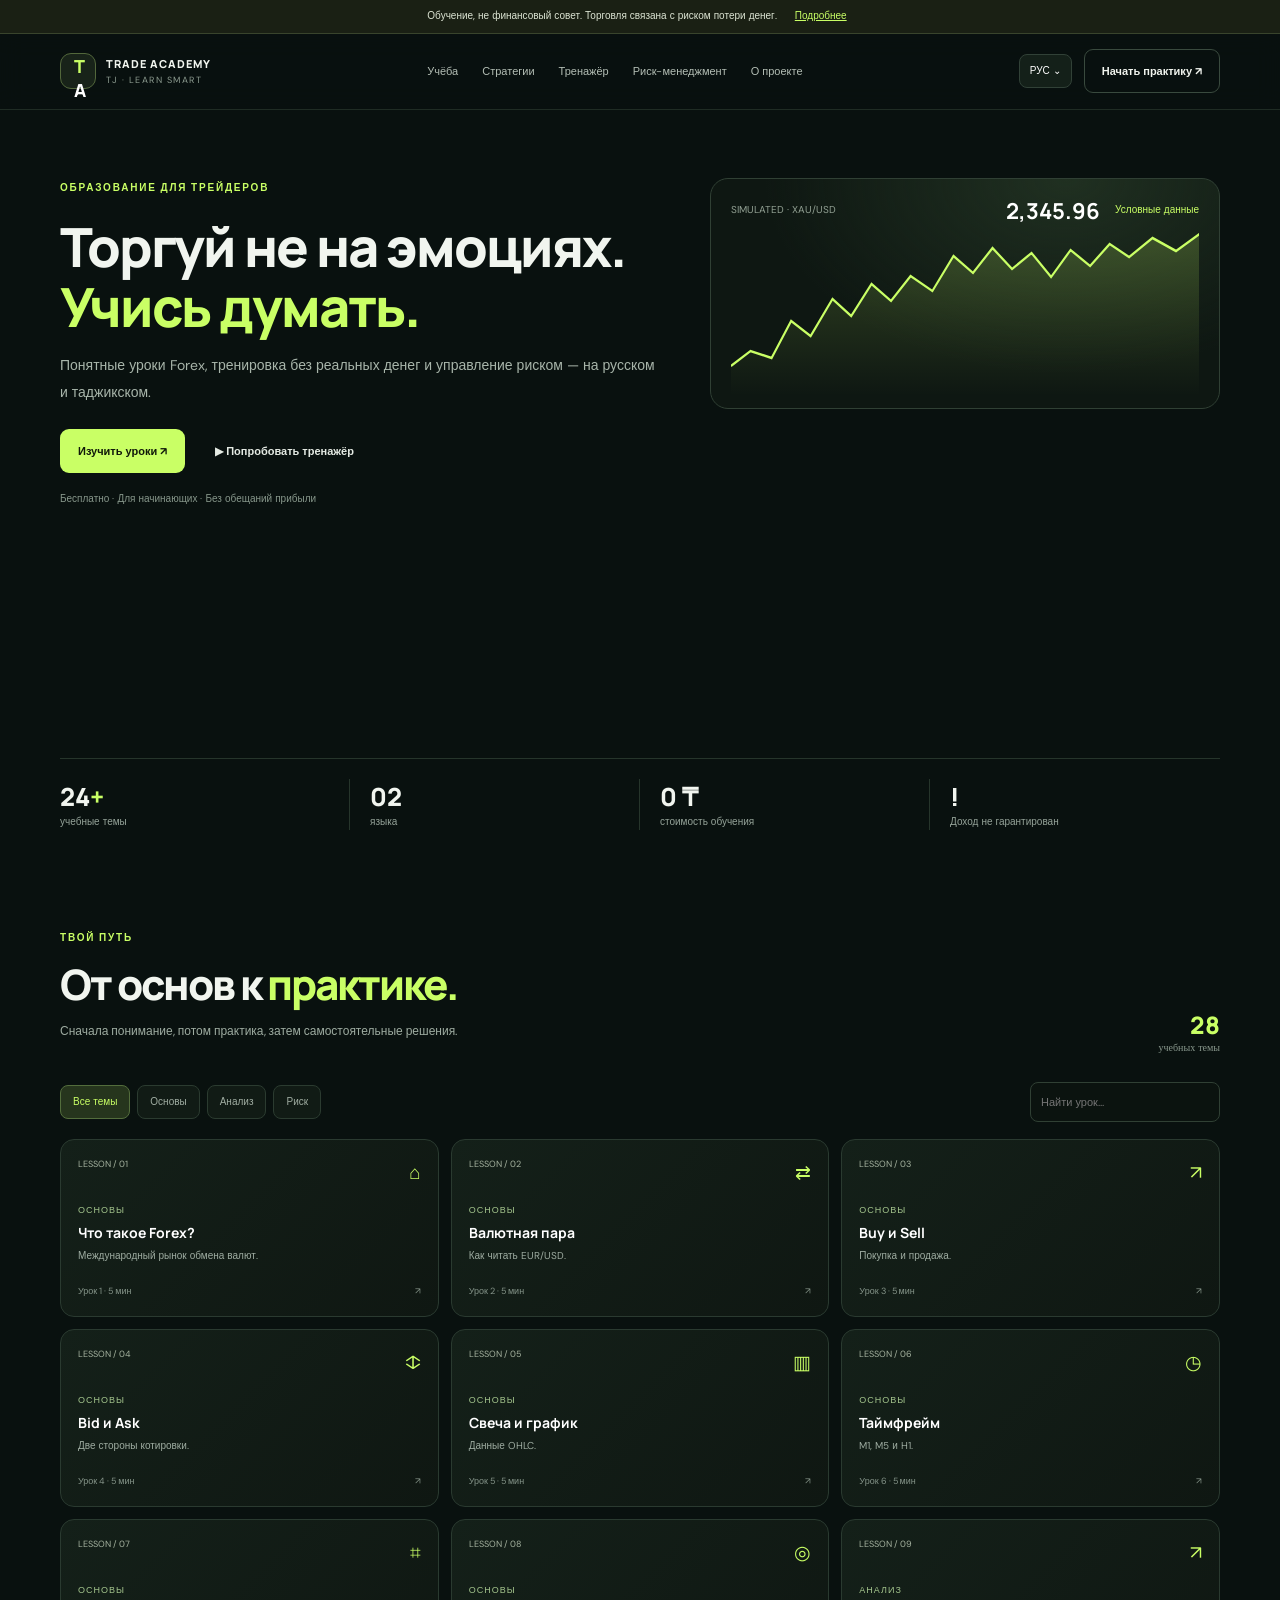
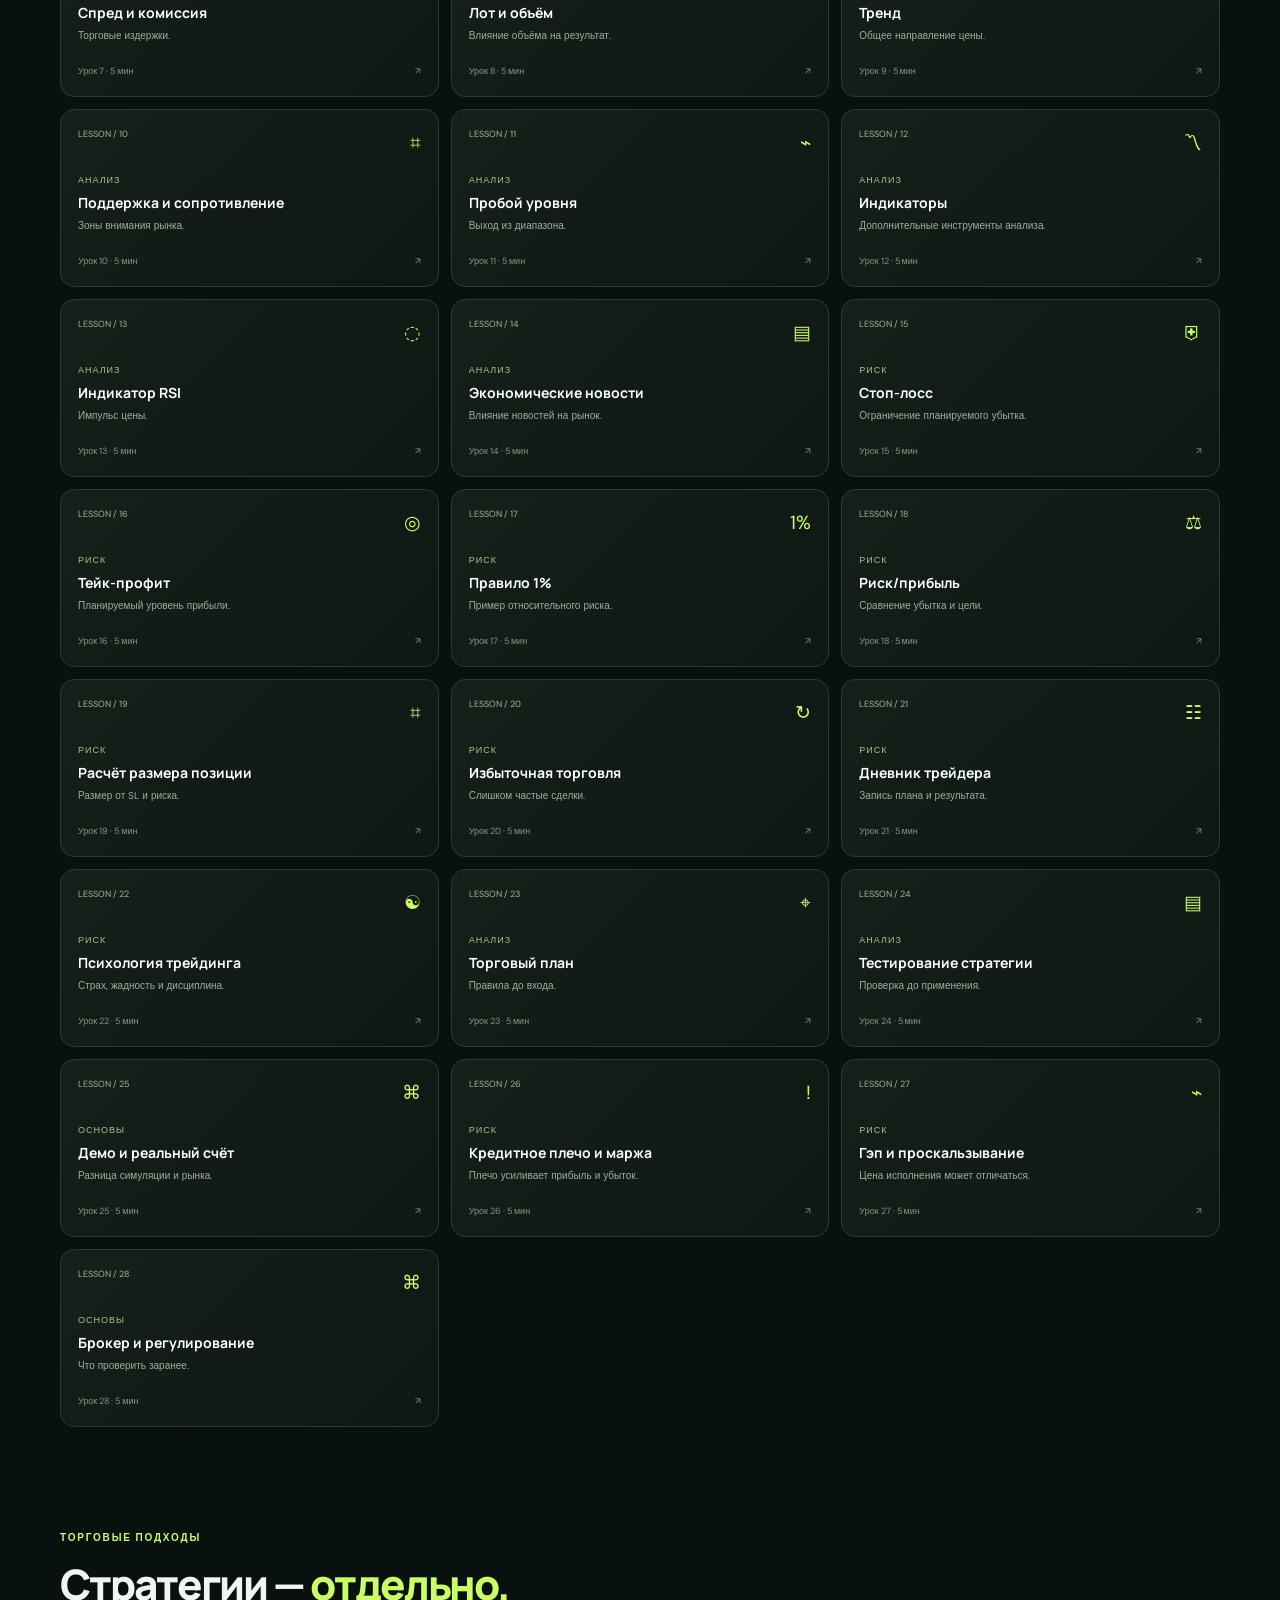
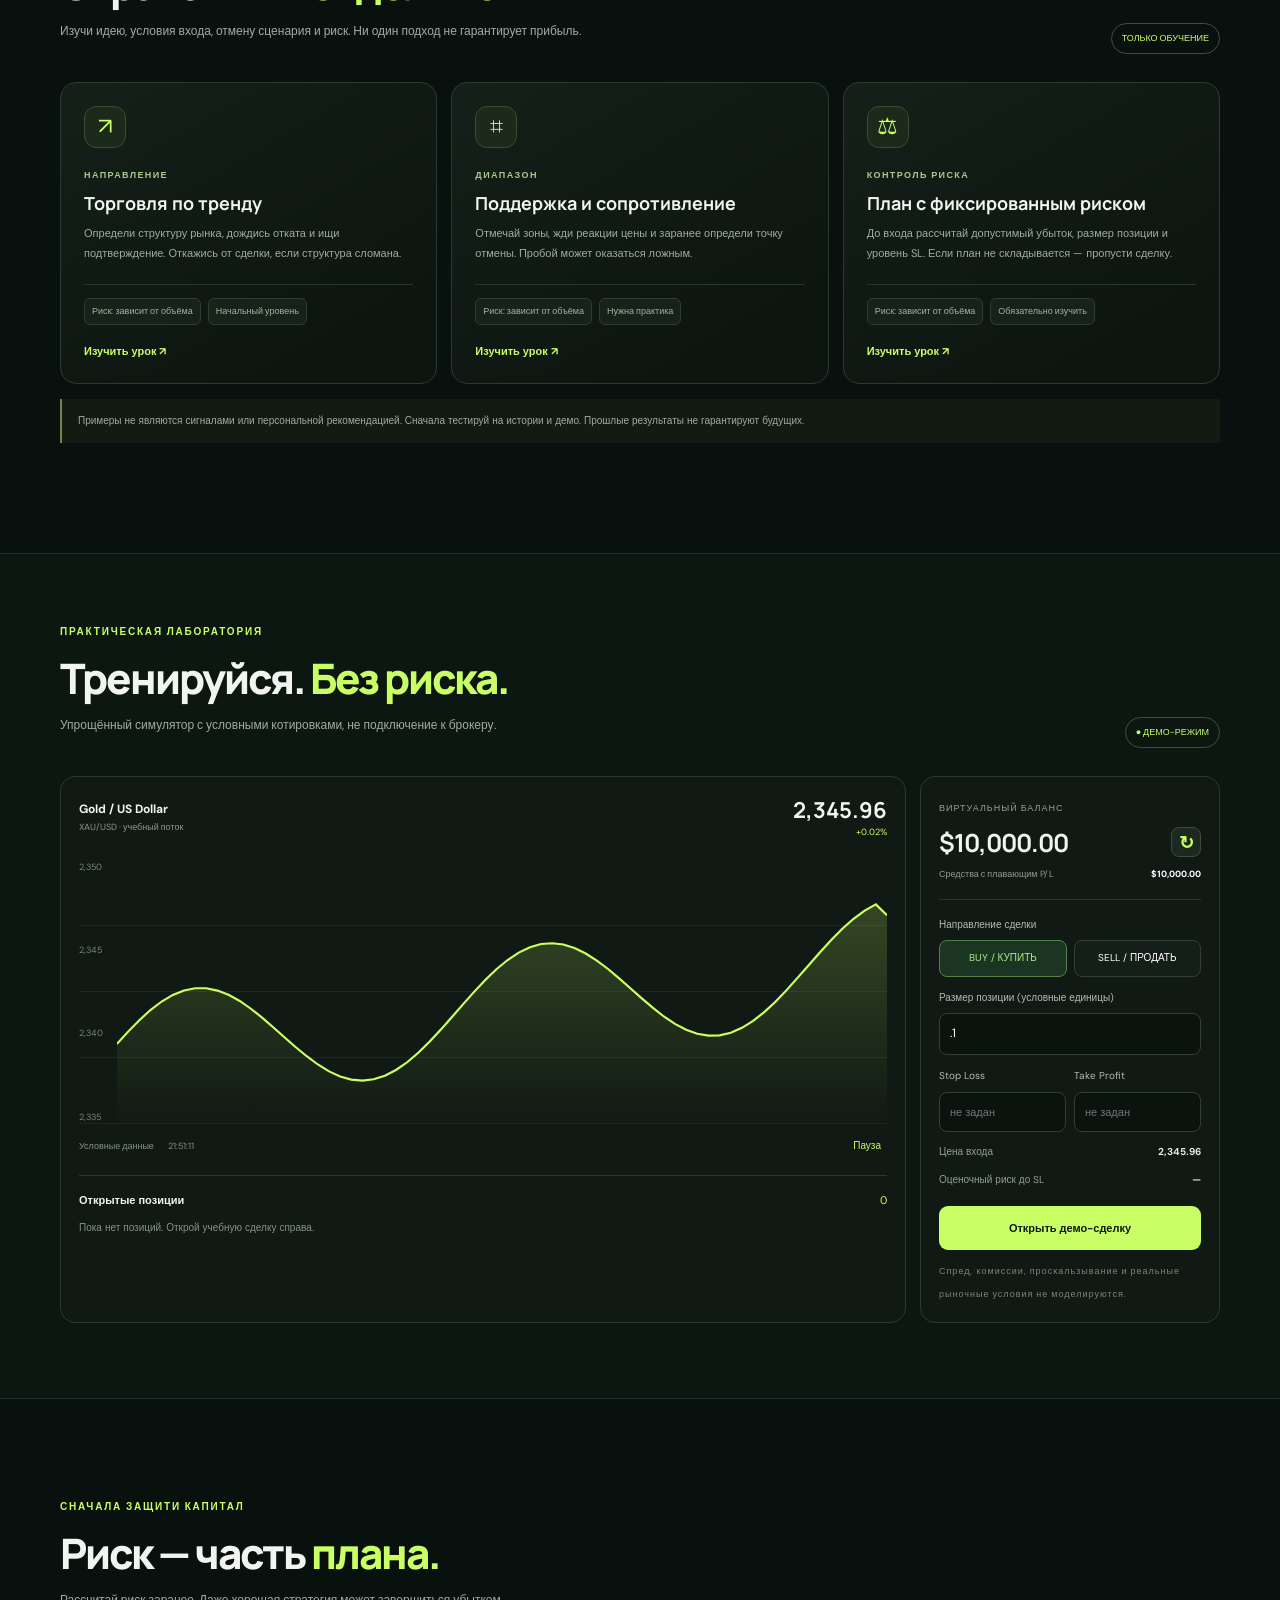
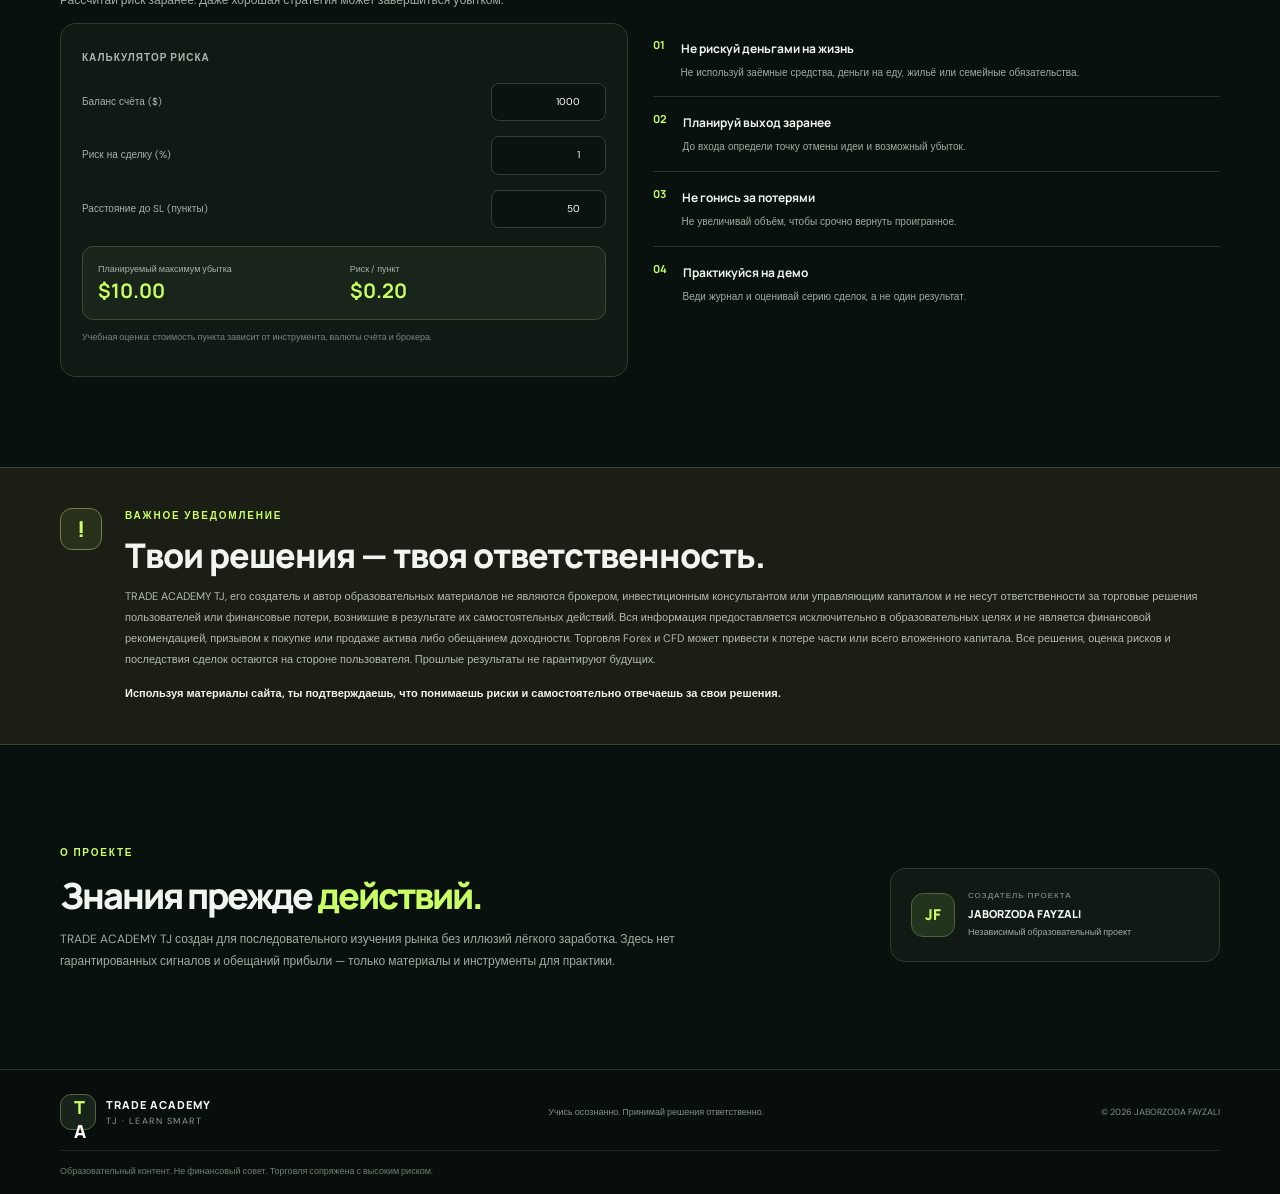
<file: index.html>
<!doctype html><html lang="ru"><head><meta charset="utf-8"><meta name="viewport" content="width=device-width,initial-scale=1"><meta name="theme-color" content="#09110f"><meta name="description" content="Бесплатные учебные материалы Forex на русском и таджикском."><title>TRADE ACADEMY TJ</title><link rel="preconnect" href="https://fonts.googleapis.com"><link href="https://fonts.googleapis.com/css2?family=DM+Sans:wght@400;500;700&family=Manrope:wght@500;700;800&display=swap" rel="stylesheet"><link rel="stylesheet" href="style.css"></head><body><div class="riskbar"><span data-t="riskTop">Обучение, не финансовый совет. Торговля связана с риском потери денег.</span><button id="riskInfo" data-t="details">Подробнее</button></div><header><a class="brand" href="#home"><span class="logo">T<span>A</span></span><span><b>TRADE ACADEMY</b><small>TJ · LEARN SMART</small></span></a><nav><a href="#academy" data-t="navLessons">Учёба</a><a href="#strategies" data-t="navStrategies">Стратегии</a><a href="#terminal" data-t="navPractice">Терминал</a><a href="#risk" data-t="navRisk">Риск-менеджмент</a><a href="#about" data-t="navAbout">О проекте</a></nav><div class="headright"><button id="language">РУС ⌄</button><a class="btn outline" href="#terminal" data-t="practice">Начать практику ↗</a><button id="menu">☰</button></div></header><main><section class="hero wrap" id="home"><div class="eyebrow" data-t="eyebrow">ОБРАЗОВАНИЕ ДЛЯ ТРЕЙДЕРОВ</div><h1 data-t-html="hero">Торгуй не на эмоциях.<br><em>Учись думать.</em></h1><p class="lead" data-t="lead">Понятные уроки Forex, тренировка без реальных денег и управление риском — на русском и таджикском.</p><div class="actions"><a class="btn primary" href="#academy" data-t="lessonsBtn">Изучить уроки ↗</a><a class="btn ghost" href="#terminal" data-t="demoBtn">▶ Попробовать тренажёр</a></div><p class="subnote" data-t="heroNote">Бесплатно · Для начинающих · Без обещаний прибыли</p><div class="chartbox"><div class="chartmeta"><span>SIMULATED · XAU/USD</span><strong id="heroPrice">2,345.60</strong><i data-t="fakeData">Условные данные</i></div><svg viewBox="0 0 600 170" preserveAspectRatio="none" aria-label="Учебный график"><defs><linearGradient id="fade" x1="0" x2="0" y1="0" y2="1"><stop offset="0" stop-color="#c9ff65" stop-opacity=".2"/><stop offset="1" stop-color="#c9ff65" stop-opacity="0"/></linearGradient></defs><path d="M0 140 L25 125 52 132 77 95 102 110 130 73 154 90 180 58 205 75 230 50 258 65 285 30 310 47 335 22 360 43 385 27 410 51 435 24 460 40 485 18 510 31 540 12 570 25 600 8 V170 H0Z" fill="url(#fade)"/><path d="M0 140 L25 125 52 132 77 95 102 110 130 73 154 90 180 58 205 75 230 50 258 65 285 30 310 47 335 22 360 43 385 27 410 51 435 24 460 40 485 18 510 31 540 12 570 25 600 8" fill="none" stroke="#c9ff65" stroke-width="2.5"/></svg></div><div class="stats"><div><b>24<span>+</span></b><small data-t="statLessons">учебные темы</small></div><div><b>02</b><small data-t="statLanguages">языка</small></div><div><b>0 ₸</b><small data-t="statCost">стоимость обучения</small></div><div><b>!</b><small data-t="statRisk">Доход не гарантирован</small></div></div></section><section class="wrap section" id="academy"><div class="eyebrow" data-t="path">ТВОЙ ПУТЬ</div><div class="section-title"><div><h2 data-t-html="academyTitle">От основ к <em>практике.</em></h2><p data-t="academyLead">Сначала понимание, потом практика, затем самостоятельные решения.</p></div><strong><span id="lessonCount">24</span><small data-t="topics">учебных темы</small></strong></div><div class="toolbar"><div class="filters"><button class="active" data-filter="all" data-t="all">Все темы</button><button data-filter="basics" data-t="basics">Основы</button><button data-filter="analysis" data-t="analysis">Анализ</button><button data-filter="risk" data-t="risk">Риск</button></div><input id="search" type="search" placeholder="Найти урок…" data-t-placeholder="search"></div><div id="lessons" class="cards"></div><p id="empty" hidden data-t="empty">Ничего не найдено.</p></section><section class="wrap section strategies-section" id="strategies"><div class="eyebrow" data-t="strategyEyebrow">ТОРГОВЫЕ ПОДХОДЫ</div><div class="section-title"><div><h2 data-t-html="strategyTitle">Стратегии — <em>отдельно.</em></h2><p data-t="strategyLead">Изучи идею, условия входа, отмену сценария и риск. Ни один подход не гарантирует прибыль.</p></div><span class="pill" data-t="educationOnly">ТОЛЬКО ОБУЧЕНИЕ</span></div><div class="strategy-grid"><article class="strategy-card"><div class="strategy-symbol">↗</div><span class="strategy-tag" data-t="strategyTrendTag">НАПРАВЛЕНИЕ</span><h3 data-t="strategyTrend">Торговля по тренду</h3><p data-t="strategyTrendDesc">Определи структуру рынка, дождись отката и ищи подтверждение. Откажись от сделки, если структура сломана.</p><div class="strategy-meta"><span data-t="strategyRisk">Риск: умеренный/высокий</span><span data-t="strategyLevel1">Начальный уровень</span></div><button class="strategy-link" data-strategy-lesson="8" data-t="openLessonBtn">Изучить урок ↗</button></article><article class="strategy-card"><div class="strategy-symbol">⌗</div><span class="strategy-tag" data-t="strategyRangeTag">ДИАПАЗОН</span><h3 data-t="strategyRange">Поддержка и сопротивление</h3><p data-t="strategyRangeDesc">Отмечай зоны, жди реакции цены и заранее определи точку отмены. Пробой может оказаться ложным.</p><div class="strategy-meta"><span data-t="strategyRisk">Риск: умеренный/высокий</span><span data-t="strategyLevel2">Нужна практика</span></div><button class="strategy-link" data-strategy-lesson="9" data-t="openLessonBtn">Изучить урок ↗</button></article><article class="strategy-card"><div class="strategy-symbol">⚖</div><span class="strategy-tag" data-t="strategyRiskTag">КОНТРОЛЬ РИСКА</span><h3 data-t="strategyPlan">План с фиксированным риском</h3><p data-t="strategyPlanDesc">До входа рассчитай допустимый убыток, размер позиции и уровень SL. Если план не складывается — пропусти сделку.</p><div class="strategy-meta"><span data-t="strategyRisk">Риск: зависит от объёма</span><span data-t="strategyLevel3">Обязательно изучить</span></div><button class="strategy-link" data-strategy-lesson="16" data-t="openLessonBtn">Изучить урок ↗</button></article></div><p class="strategy-warning" data-t="strategyWarning">Примеры не являются сигналами или персональной рекомендацией. Сначала тестируй на истории и демо. Прошлые результаты не гарантируют будущих.</p></section><section class="terminal"><div class="wrap section" id="terminal"><div class="eyebrow" data-t="lab">ПРАКТИЧЕСКАЯ ЛАБОРАТОРИЯ</div><div class="section-title"><div><h2 data-t-html="terminalTitle">Тренируйся. <em>Без риска.</em></h2><p data-t="terminalLead">Упрощённый симулятор с условными котировками, не подключение к брокеру.</p></div><span class="pill" data-t="demoMode">● ДЕМО-РЕЖИМ</span></div><div class="trading"><div class="market panel"><div class="markethead"><div><b>Gold / US Dollar</b><small>XAU/USD · <span data-t="simFeed">учебный поток</span></small></div><div class="price"><strong id="price">2345.60</strong><small id="change">+0.00%</small></div></div><div class="marketchart"><div class="axis"><span>2,350</span><span>2,345</span><span>2,340</span><span>2,335</span></div><svg id="priceChart" viewBox="0 0 700 250" preserveAspectRatio="none"></svg></div><div class="chartfoot"><span data-t="fakeData">● Условные данные</span><span id="clock">—</span><button id="pause">Пауза</button></div><div class="poshead"><b data-t="positions">Открытые позиции</b><span id="posCount">0</span></div><div id="positions" class="positions"><p data-t="noPositions">Пока нет позиций. Открой учебную сделку справа.</p></div></div><aside class="order panel"><small data-t="virtualBalance">ВИРТУАЛЬНЫЙ БАЛАНС</small><div class="balance"><strong id="balance">$10,000.00</strong><button id="reset" title="Reset">↻</button></div><div class="equity"><span data-t="equity">Средства с плавающим P/L</span><b id="equity">$10,000.00</b></div><hr><label data-t="side">Направление сделки</label><div class="sides"><button id="buy" class="buy selected">BUY / <span data-t="buy">КУПИТЬ</span></button><button id="sell" class="sell">SELL / <span data-t="sell">ПРОДАТЬ</span></button></div><label for="size" data-t="size">Размер позиции (условные единицы)</label><input id="size" type="number" min=".1" max="10" step=".1" value=".1"><div class="fieldrow"><div><label for="sl">Stop Loss</label><input id="sl" type="number" step=".1" placeholder="не задан"></div><div><label for="tp">Take Profit</label><input id="tp" type="number" step=".1" placeholder="не задан"></div></div><div class="preview"><span data-t="entry">Цена входа</span><b id="entry">2345.60</b></div><div class="preview"><span data-t="riskEstimate">Оценочный риск до SL</span><b id="riskEstimate">—</b></div><button id="openTrade" class="btn primary full" data-t="openTrade">Открыть демо-сделку</button><p id="message" role="status"></p><small class="disclaimer" data-t="simNote">Спред, комиссии, проскальзывание и реальные рыночные условия не моделируются.</small></aside></div></div></section><section class="wrap section" id="risk"><div class="eyebrow" data-t="protect">СНАЧАЛА ЗАЩИТИ КАПИТАЛ</div><h2 data-t-html="riskTitle">Риск — часть <em>плана.</em></h2><p class="section-lead" data-t="riskLead">Рассчитай риск заранее. Даже хорошая стратегия может завершиться убытком.</p><div class="riskgrid"><div class="panel calculator"><b data-t="calculator">КАЛЬКУЛЯТОР РИСКА</b><label><span data-t="account">Баланс счёта ($)</span><input id="calcBalance" type="number" value="1000" min="1"></label><label><span data-t="riskPercent">Риск на сделку (%)</span><input id="calcPercent" type="number" value="1" min=".1" max="100" step=".1"></label><label><span data-t="distance">Расстояние до SL (пункты)</span><input id="calcDistance" type="number" value="50" min=".1" step=".1"></label><div class="result"><div><small data-t="maxLoss">Планируемый максимум убытка</small><strong id="loss">$10.00</strong></div><div><small data-t="perPoint">Риск / пункт</small><strong id="perPoint">$0.20</strong></div></div><p class="tiny" data-t="calcNote">Учебная оценка: стоимость пункта зависит от инструмента, валюты счёта и брокера.</p></div><div class="principles"><article><i>01</i><div><b data-t="p1">Не рискуй деньгами на жизнь</b><p data-t="p1d">Не используй заёмные средства, деньги на еду, жильё или семейные обязательства.</p></div></article><article><i>02</i><div><b data-t="p2">Планируй выход заранее</b><p data-t="p2d">До входа определи точку отмены идеи и возможный убыток.</p></div></article><article><i>03</i><div><b data-t="p3">Не гонись за потерями</b><p data-t="p3d">Не увеличивай объём, чтобы срочно вернуть проигранное.</p></div></article><article><i>04</i><div><b data-t="p4">Практикуйся на демо</b><p data-t="p4d">Веди журнал и оценивай серию сделок, а не один результат.</p></div></article></div></div></section><section class="notice"><div class="wrap noticeinner"><span class="warn">!</span><div><div class="eyebrow" data-t="important">ВАЖНОЕ УВЕДОМЛЕНИЕ</div><h2 data-t="disclaimerTitle">Твои решения — твоя ответственность.</h2><p data-t="disclaimerBody">TRADE ACADEMY TJ, его создатель и автор образовательных материалов не являются брокером, инвестиционным консультантом или управляющим капиталом и не несут ответственности за торговые решения пользователей или финансовые потери, возникшие в результате их самостоятельных действий. Вся информация предоставляется исключительно в образовательных целях и не является финансовой рекомендацией, призывом к покупке или продаже актива либо обещанием доходности. Торговля Forex и CFD может привести к потере части или всего вложенного капитала. Все решения, оценка рисков и последствия сделок остаются на стороне пользователя. Прошлые результаты не гарантируют будущих.</p><b data-t="disclaimerAgree">Используя материалы сайта, ты подтверждаешь, что понимаешь риски и самостоятельно отвечаешь за свои решения.</b></div></div></section><section class="wrap section about" id="about"><div><div class="eyebrow" data-t="aboutProject">О ПРОЕКТЕ</div><h2 data-t-html="aboutTitle">Знания прежде <em>действий.</em></h2><p data-t="aboutText">TRADE ACADEMY TJ создан для последовательного изучения рынка без иллюзий лёгкого заработка. Здесь нет гарантированных сигналов и обещаний прибыли — только материалы и инструменты для практики.</p></div><div class="author panel"><span class="avatar">JF</span><div><small data-t="creator">СОЗДАТЕЛЬ ПРОЕКТА</small><b>JABORZODA FAYZALI</b><p data-t="authorRole">Независимый образовательный проект</p></div></div></section></main><footer><div class="wrap foot"><a class="brand" href="#home"><span class="logo">T<span>A</span></span><span><b>TRADE ACADEMY</b><small>TJ · LEARN SMART</small></span></a><span data-t="footerText">Учись осознанно. Принимай решения ответственно.</span><span>© <span id="year"></span> JABORZODA FAYZALI</span></div><div class="wrap footnote" data-t="footerDisclaimer">Образовательный контент. Не финансовый совет. Торговля сопряжена с высоким риском.</div></footer><div id="modal" class="modal" hidden><div id="backdrop" class="backdrop"></div><article class="modalcard"><button id="close" class="close">×</button><small id="modalCat" class="eyebrow"></small><h2 id="modalTitle"></h2><p id="modalBody"></p><div class="takeaway"><b data-t="keyIdea">Ключевая мысль</b><p id="modalTake"></p></div><div id="quiz"><b data-t="quiz">Проверь понимание</b><p id="question"></p><div id="options"></div><p id="feedback"></p></div><button id="complete" class="btn primary full" data-t="complete">Отметить как изученный ✓</button></article></div><div id="toast" class="toast"></div><script src="script.js"></script></body></html>
</file>
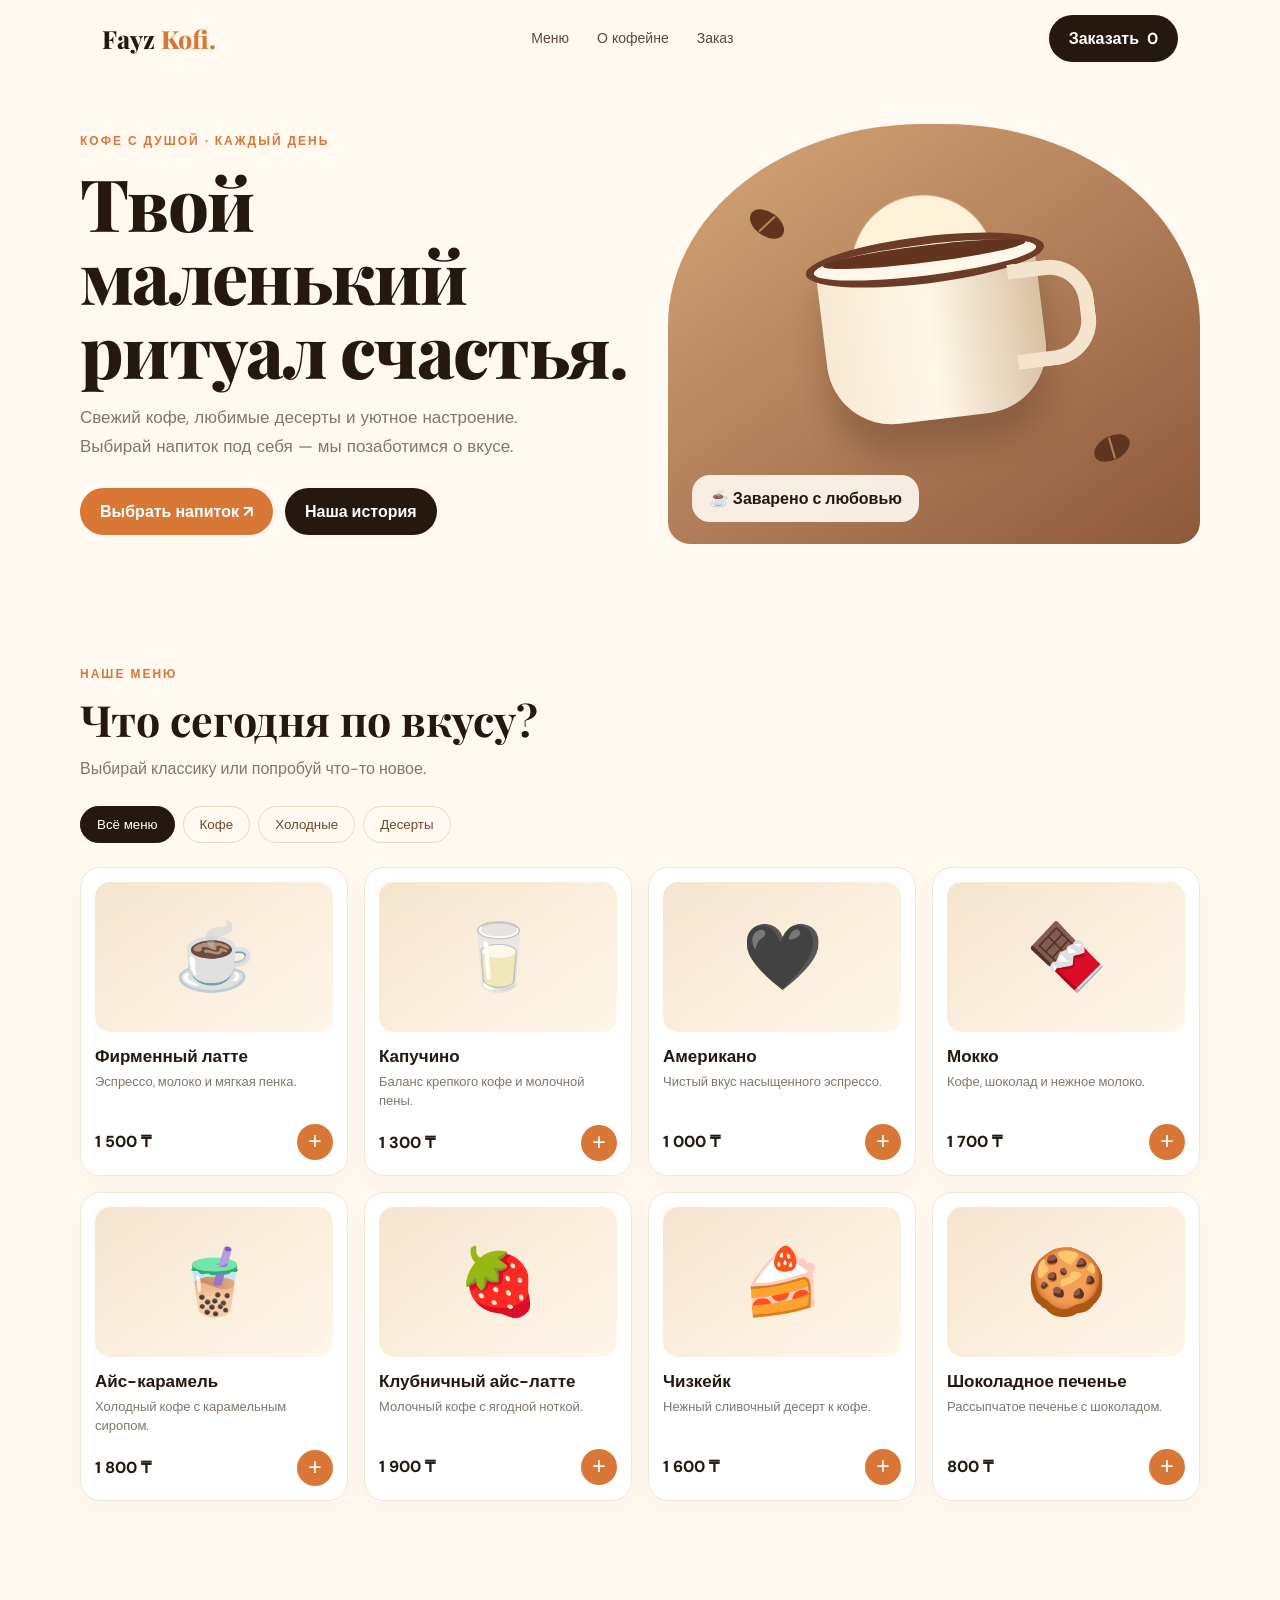
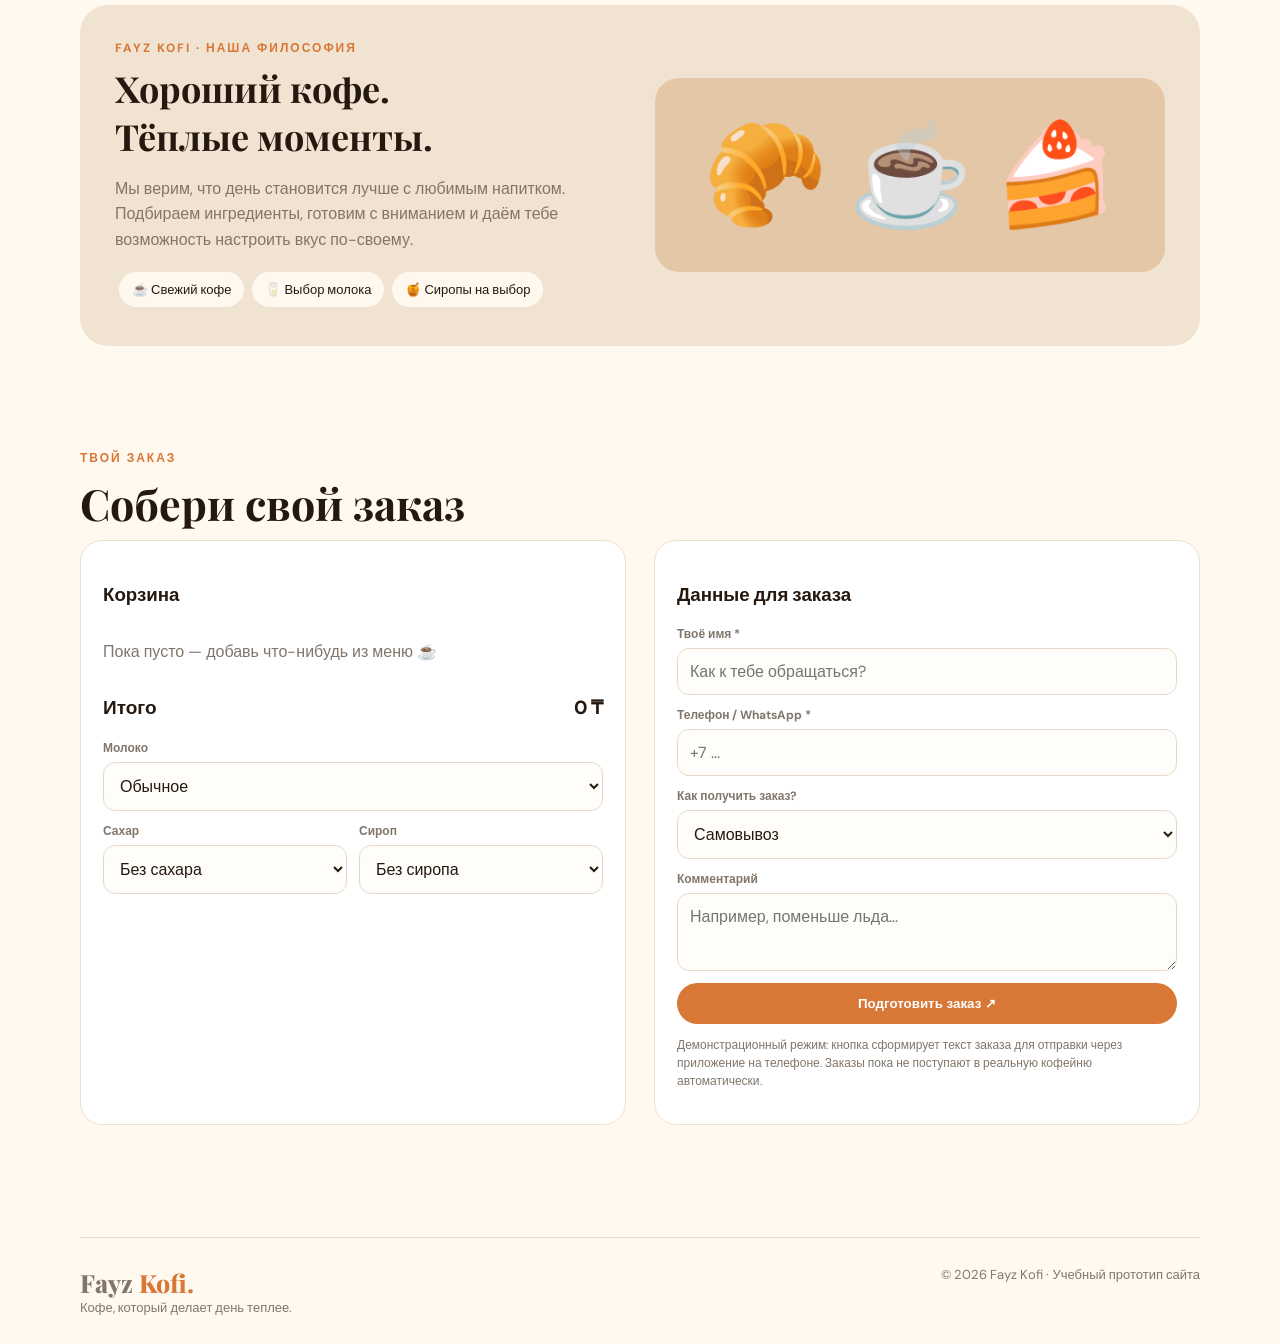
<file: fayz-kofi/index.html>
<!doctype html>
<html lang="ru">
<head>
<meta charset="utf-8"><meta name="viewport" content="width=device-width,initial-scale=1">
<title>Fayz Kofi — Кофейня</title>
<meta name="description" content="Fayz Kofi — кофе, десерты и уют. Собери свой напиток и оформи заказ.">
<link rel="preconnect" href="https://fonts.googleapis.com"><link rel="preconnect" href="https://fonts.gstatic.com" crossorigin>
<link href="https://fonts.googleapis.com/css2?family=DM+Sans:wght@400;500;600;700&family=Playfair+Display:wght@600;700;800&display=swap" rel="stylesheet">
<style>
:root{--ink:#25180f;--coffee:#70462f;--cream:#fff9f0;--tan:#ead8c3;--orange:#d97736;--muted:#82766b}*{box-sizing:border-box}html{scroll-behavior:smooth}body{margin:0;background:var(--cream);color:var(--ink);font-family:'DM Sans',sans-serif}a{color:inherit;text-decoration:none}.wrap{max-width:1120px;margin:auto;padding:0 22px}.nav{height:76px;display:flex;align-items:center;justify-content:space-between}.logo{font-family:'Playfair Display',serif;font-size:25px;font-weight:800}.logo span{color:var(--orange)}.links{display:flex;gap:28px;color:#59483a;font-size:14px}.btn{border:0;border-radius:999px;padding:13px 20px;background:var(--ink);color:white;font-weight:700;cursor:pointer;display:inline-flex;justify-content:center;align-items:center;gap:8px}.btn.orange{background:var(--orange)}.hero{display:grid;grid-template-columns:1.02fr .98fr;align-items:center;gap:34px;padding:48px 0 70px}.eyebrow{color:var(--orange);font-weight:800;letter-spacing:2px;font-size:12px;text-transform:uppercase}.hero h1{font:800 clamp(42px,6vw,72px)/1.02 'Playfair Display',serif;letter-spacing:-1.7px;margin:17px 0}.hero p{color:var(--muted);font-size:17px;line-height:1.7;max-width:480px}.hero-actions{display:flex;gap:12px;margin-top:27px;flex-wrap:wrap}.hero-art{min-height:420px;border-radius:48% 48% 22px 22px;background:radial-gradient(circle at 48% 34%,#fff2d9 0 18%,transparent 18.5%),linear-gradient(145deg,#d6a779,#8e583b);display:grid;place-items:center;position:relative;overflow:hidden}.cup{width:220px;height:170px;border-radius:20px 20px 65px 65px;background:linear-gradient(90deg,#f7e8d1,#fff8e9 48%,#d9c1a3);position:relative;box-shadow:0 28px 30px #44261644;transform:rotate(-7deg)}.cup:before{content:"";position:absolute;left:-10px;right:-10px;top:-13px;height:31px;border-radius:50%;background:#fff7e9;border:8px solid #6d3c27}.cup:after{content:"";position:absolute;right:-53px;top:25px;width:68px;height:76px;border:15px solid #f4e4cc;border-left:0;border-radius:0 45px 45px 0}.coffee{position:absolute;top:-4px;left:8px;right:8px;height:17px;background:#63351f;border-radius:50%}.bean{position:absolute;width:38px;height:24px;border-radius:50%;background:#60351f;transform:rotate(35deg)}.bean:after{content:"";position:absolute;left:18px;top:1px;width:2px;height:22px;background:#b98255;transform:rotate(12deg)}.bean.one{top:21%;left:15%}.bean.two{right:13%;bottom:20%;transform:rotate(-28deg)}.hero-label{position:absolute;bottom:22px;left:24px;background:#fff9f0e8;border-radius:18px;padding:13px 17px;font-weight:700}.section{padding:52px 0}.section-head{display:flex;justify-content:space-between;align-items:end;gap:20px;margin-bottom:24px}.section h2{font:700 clamp(30px,4vw,43px) 'Playfair Display',serif;margin:8px 0}.sub{color:var(--muted);line-height:1.6}.filters{display:flex;gap:8px;flex-wrap:wrap;margin:20px 0 24px}.filter{padding:10px 16px;border-radius:99px;border:1px solid var(--tan);background:transparent;cursor:pointer;color:var(--coffee)}.filter.active{background:var(--ink);color:white;border-color:var(--ink)}.grid{display:grid;grid-template-columns:repeat(4,1fr);gap:16px}.card{background:white;border:1px solid #f0e6da;border-radius:20px;padding:14px;box-shadow:0 8px 26px #50341a08}.drink-art{height:150px;border-radius:15px;display:grid;place-items:center;background:linear-gradient(145deg,#f5e5cf,#fff6e9);font-size:65px}.card h3{margin:13px 0 5px;font-size:17px}.card p{font-size:13px;color:var(--muted);line-height:1.5;min-height:38px;margin:0}.card-bottom{display:flex;align-items:center;justify-content:space-between;margin-top:14px}.price{font-weight:800}.add{width:36px;height:36px;border:0;border-radius:50%;background:var(--orange);color:white;font-size:23px;cursor:pointer}.story{background:#f1e3d1;border-radius:28px;padding:35px;display:grid;grid-template-columns:1fr 1fr;gap:30px;align-items:center}.story h2{font:700 36px 'Playfair Display',serif}.pill{display:inline-block;background:#fff8ef;border-radius:99px;padding:9px 13px;margin:4px;font-size:13px}.order{display:grid;grid-template-columns:1fr 1fr;gap:28px}.panel{background:white;border:1px solid #eee0d0;border-radius:22px;padding:22px}.cart-row{display:flex;justify-content:space-between;gap:10px;border-bottom:1px solid #f1e9df;padding:12px 0}.cart-row small{display:block;color:var(--muted);margin-top:4px}.qty{display:flex;align-items:center;gap:9px}.qty button{border:0;border-radius:50%;width:27px;height:27px;cursor:pointer;background:#f4e8d9}.total{display:flex;justify-content:space-between;font-size:19px;font-weight:800;padding-top:18px}.formgrid{display:grid;grid-template-columns:1fr 1fr;gap:12px}.field{display:flex;flex-direction:column;gap:6px;margin-bottom:12px}.field label{font-size:12px;color:var(--muted);font-weight:700}.field input,.field select,.field textarea{width:100%;border:1px solid #e7d9c9;border-radius:12px;padding:12px;background:#fffdf9;font:inherit;color:var(--ink)}.field textarea{min-height:78px;resize:vertical}.notice{font-size:12px;color:var(--muted);line-height:1.5;margin-top:12px}.footer{margin-top:60px;padding:28px 0;border-top:1px solid var(--tan);display:flex;justify-content:space-between;gap:15px;color:var(--muted);font-size:13px}.empty{color:var(--muted);padding:15px 0}.toast{position:fixed;bottom:20px;left:50%;transform:translateX(-50%);background:var(--ink);color:white;padding:12px 18px;border-radius:99px;display:none;z-index:5}
@media(max-width:800px){.links{display:none}.hero{grid-template-columns:1fr;padding-top:20px}.hero-art{min-height:310px}.grid{grid-template-columns:repeat(2,1fr)}.story,.order{grid-template-columns:1fr}.section-head{align-items:start;flex-direction:column}.cup{transform:scale(.8) rotate(-7deg)}}
@media(max-width:440px){.wrap{padding:0 15px}.grid{gap:10px}.card{padding:10px}.drink-art{height:115px;font-size:50px}.formgrid{grid-template-columns:1fr}.hero h1{font-size:44px}.story{padding:23px}.footer{flex-direction:column}}
</style></head>
<body>
<header class="wrap nav"><a class="logo" href="#">Fayz <span>Kofi.</span></a><nav class="links"><a href="#menu">Меню</a><a href="#about">О кофейне</a><a href="#order">Заказ</a></nav><a class="btn" href="#order">Заказать <span id="navCount">0</span></a></header>
<main>
<section class="wrap hero"><div><div class="eyebrow">Кофе с душой · каждый день</div><h1>Твой маленький<br>ритуал счастья.</h1><p>Свежий кофе, любимые десерты и уютное настроение. Выбирай напиток под себя — мы позаботимся о вкусе.</p><div class="hero-actions"><a class="btn orange" href="#menu">Выбрать напиток ↗</a><a class="btn" href="#about">Наша история</a></div></div><div class="hero-art"><span class="bean one"></span><span class="bean two"></span><div class="cup"><div class="coffee"></div></div><div class="hero-label">☕ Заварено с любовью</div></div></section>
<section class="wrap section" id="menu"><div class="section-head"><div><div class="eyebrow">Наше меню</div><h2>Что сегодня по вкусу?</h2><div class="sub">Выбирай классику или попробуй что-то новое.</div></div></div><div class="filters"><button class="filter active" data-cat="all">Всё меню</button><button class="filter" data-cat="coffee">Кофе</button><button class="filter" data-cat="cold">Холодные</button><button class="filter" data-cat="dessert">Десерты</button></div><div class="grid" id="products"></div></section>
<section class="wrap section" id="about"><div class="story"><div><div class="eyebrow">Fayz Kofi · наша философия</div><h2>Хороший кофе.<br>Тёплые моменты.</h2><p class="sub">Мы верим, что день становится лучше с любимым напитком. Подбираем ингредиенты, готовим с вниманием и даём тебе возможность настроить вкус по-своему.</p><span class="pill">☕ Свежий кофе</span><span class="pill">🥛 Выбор молока</span><span class="pill">🍯 Сиропы на выбор</span></div><div style="font-size:100px;text-align:center;background:#e4c7a6;border-radius:24px;padding:32px">🥐 ☕ 🍰</div></div></section>
<section class="wrap section" id="order"><div class="eyebrow">Твой заказ</div><h2>Собери свой заказ</h2><div class="order"><div class="panel"><h3>Корзина</h3><div id="cart"><div class="empty">Пока пусто — добавь что-нибудь из меню ☕</div></div><div class="total"><span>Итого</span><span id="total">0 ₸</span></div><div class="field" style="margin-top:20px"><label for="milk">Молоко</label><select id="milk"><option>Обычное</option><option>Без молока</option><option>Безлактозное</option><option>Овсяное</option></select></div><div class="formgrid"><div class="field"><label for="sugar">Сахар</label><select id="sugar"><option>Без сахара</option><option>1 порция</option><option>2 порции</option></select></div><div class="field"><label for="syrup">Сироп</label><select id="syrup"><option>Без сиропа</option><option>Карамель</option><option>Ваниль</option><option>Лесной орех</option></select></div></div></div>
<form class="panel" id="orderForm"><h3>Данные для заказа</h3><div class="field"><label for="name">Твоё имя *</label><input id="name" required placeholder="Как к тебе обращаться?"></div><div class="field"><label for="phone">Телефон / WhatsApp *</label><input id="phone" required type="tel" placeholder="+7 ..."></div><div class="field"><label for="receive">Как получить заказ?</label><select id="receive"><option>Самовывоз</option><option>Доставка (уточнить условия)</option></select></div><div class="field"><label for="comment">Комментарий</label><textarea id="comment" placeholder="Например, поменьше льда..."></textarea></div><button class="btn orange" style="width:100%" type="submit">Подготовить заказ ↗</button><p class="notice">Демонстрационный режим: кнопка сформирует текст заказа для отправки через приложение на телефоне. Заказы пока не поступают в реальную кофейню автоматически.</p></form></div></section>
</main><footer class="wrap footer"><div><strong class="logo">Fayz <span>Kofi.</span></strong><div>Кофе, который делает день теплее.</div></div><div>© 2026 Fayz Kofi · Учебный прототип сайта</div></footer><div class="toast" id="toast"></div>
<script>
const items=[
{id:1,name:'Фирменный латте',desc:'Эспрессо, молоко и мягкая пенка.',price:1500,cat:'coffee',emoji:'☕'},
{id:2,name:'Капучино',desc:'Баланс крепкого кофе и молочной пены.',price:1300,cat:'coffee',emoji:'🥛'},
{id:3,name:'Американо',desc:'Чистый вкус насыщенного эспрессо.',price:1000,cat:'coffee',emoji:'🖤'},
{id:4,name:'Мокко',desc:'Кофе, шоколад и нежное молоко.',price:1700,cat:'coffee',emoji:'🍫'},
{id:5,name:'Айс-карамель',desc:'Холодный кофе с карамельным сиропом.',price:1800,cat:'cold',emoji:'🧋'},
{id:6,name:'Клубничный айс-латте',desc:'Молочный кофе с ягодной ноткой.',price:1900,cat:'cold',emoji:'🍓'},
{id:7,name:'Чизкейк',desc:'Нежный сливочный десерт к кофе.',price:1600,cat:'dessert',emoji:'🍰'},
{id:8,name:'Шоколадное печенье',desc:'Рассыпчатое печенье с шоколадом.',price:800,cat:'dessert',emoji:'🍪'}
];let cart={};let category='all';
const money=n=>n.toLocaleString('ru-RU')+' ₸';
function renderProducts(){document.getElementById('products').innerHTML=items.filter(x=>category==='all'||x.cat===category).map(x=>'<article class="card"><div class="drink-art">'+x.emoji+'</div><h3>'+x.name+'</h3><p>'+x.desc+'</p><div class="card-bottom"><span class="price">'+money(x.price)+'</span><button class="add" aria-label="Добавить '+x.name+'" onclick="add('+x.id+')">+</button></div></article>').join('')}
function add(id){cart[id]=(cart[id]||0)+1;renderCart();toast('Добавлено в корзину ☕')}
function change(id,d){cart[id]=(cart[id]||0)+d;if(cart[id]<=0)delete cart[id];renderCart()}
function renderCart(){let ids=Object.keys(cart);document.getElementById('navCount').textContent=ids.reduce((s,id)=>s+cart[id],0);document.getElementById('total').textContent=money(ids.reduce((s,id)=>s+items.find(x=>x.id==id).price*cart[id],0));document.getElementById('cart').innerHTML=ids.length?ids.map(id=>{let x=items.find(y=>y.id==id);return '<div class="cart-row"><div><strong>'+x.name+'</strong><small>'+money(x.price)+' за шт.</small></div><div class="qty"><button type="button" onclick="change('+id+',-1)">−</button><strong>'+cart[id]+'</strong><button type="button" onclick="change('+id+',1)">+</button></div></div>'}).join(''):'<div class="empty">Пока пусто — добавь что-нибудь из меню ☕</div>'}
document.querySelectorAll('.filter').forEach(b=>b.addEventListener('click',()=>{document.querySelectorAll('.filter').forEach(x=>x.classList.remove('active'));b.classList.add('active');category=b.dataset.cat;renderProducts()}));
function toast(s){let t=document.getElementById('toast');t.textContent=s;t.style.display='block';setTimeout(()=>t.style.display='none',2200)}
document.getElementById('orderForm').addEventListener('submit',e=>{e.preventDefault();if(!Object.keys(cart).length){toast('Сначала добавь товары в корзину');document.getElementById('menu').scrollIntoView();return}let lines=Object.keys(cart).map(id=>{let x=items.find(y=>y.id==id);return x.name+' × '+cart[id]+' — '+money(x.price*cart[id])});let total=Object.keys(cart).reduce((s,id)=>s+items.find(x=>x.id==id).price*cart[id],0);let msg='Заказ Fayz Kofi%0AИмя: '+encodeURIComponent(document.getElementById('name').value)+'%0AТелефон: '+encodeURIComponent(document.getElementById('phone').value)+'%0AПолучение: '+encodeURIComponent(document.getElementById('receive').value)+'%0AТовары: '+encodeURIComponent(lines.join('; '))+'%0AМолоко: '+encodeURIComponent(document.getElementById('milk').value)+'%0AСахар: '+encodeURIComponent(document.getElementById('sugar').value)+'%0AСироп: '+encodeURIComponent(document.getElementById('syrup').value)+'%0AКомментарий: '+encodeURIComponent(document.getElementById('comment').value)+'%0AИтого: '+encodeURIComponent(money(total));let blob=new Blob([decodeURIComponent(msg.replace(/%0A/g,'\n'))],{type:'text/plain;charset=utf-8'});let a=document.createElement('a');a.href=URL.createObjectURL(blob);a.download='fayz-kofi-order.txt';a.click();URL.revokeObjectURL(a.href);toast('Заказ сформирован — проверь загрузки')});
renderProducts();renderCart();
</script></body></html>
</file>
<file: style.css>
:root{--bg:#09110f;--panel:#101a15;--line:#2a3a30;--text:#f1f5ef;--muted:#9ca99f;--lime:#c9ff65;--red:#ff8888}*{box-sizing:border-box}html{scroll-behavior:smooth;scroll-padding-top:90px}body{margin:0;background:var(--bg);color:var(--text);font:14px "DM Sans",sans-serif;line-height:1.65}button,input{font:inherit}button,a{cursor:pointer}a{color:inherit;text-decoration:none}.wrap{max-width:1160px;width:calc(100% - 44px);margin:auto}.riskbar{background:#1a2014;border-bottom:1px solid #39442c;padding:7px 14px;display:flex;gap:12px;justify-content:center;align-items:center;text-align:center;font-size:10px;color:#dce4d3}.riskbar button{background:none;border:0;color:var(--lime);text-decoration:underline;font-size:10px}header{height:76px;padding:0 max(22px,calc((100% - 1160px)/2));display:flex;align-items:center;justify-content:space-between;gap:20px;border-bottom:1px solid #1f2c24;position:sticky;top:0;z-index:10;background:#09110fee;backdrop-filter:blur(12px)}.brand{display:flex;align-items:center;gap:10px;line-height:1.2;flex:none}.brand>span:last-child{display:flex;flex-direction:column}.brand b{font:800 11px Manrope;letter-spacing:1px}.brand small{font-size:9px;color:#8d9c91;letter-spacing:1.5px;margin-top:4px}.logo{width:36px;height:36px;display:grid;place-items:center;border:1px solid #52673b;border-radius:11px;background:#182319;color:var(--lime);font:800 18px Manrope;letter-spacing:-3px}.logo span{color:white}nav{display:flex;gap:24px;color:#b3beb5;font-size:11px}nav a:hover{color:var(--lime)}.headright{display:flex;align-items:center;gap:12px}.headright button{background:#142019;border:1px solid #314137;color:white;padding:8px 10px;border-radius:8px;font-size:10px}.headright #menu{display:none}.btn{display:inline-flex;align-items:center;justify-content:center;border-radius:9px;padding:12px 17px;font-weight:700;font-size:11px;border:1px solid transparent}.primary{background:var(--lime);color:#10180a}.outline{border-color:#394a3e}.ghost{background:transparent;color:#e5ebe4}.hero{padding-top:70px}.eyebrow{color:var(--lime);font-size:10px;font-weight:700;letter-spacing:1.8px}.hero h1,h2{font:800 clamp(32px,4.8vw,57px)/1.12 Manrope;letter-spacing:-2px;margin:20px 0 15px}.hero h1 em,h2 em{font-style:normal;color:var(--lime)}.lead{max-width:600px;color:#a8b5aa;line-height:1.9;font-size:14px}.actions{display:flex;gap:12px;flex-wrap:wrap;margin-top:24px}.subnote{color:#87978b;font-size:10px;margin:18px 0}.chartbox{margin-top:32px;padding:17px 20px 12px;border:1px solid #304034;border-radius:18px;background:radial-gradient(ellipse at 70% 0,#203021,transparent 60%),#0e1712}.chartmeta{display:flex;align-items:center;gap:15px;font-size:10px;color:#92a093}.chartmeta strong{font:700 22px Manrope;color:white;margin-left:auto}.chartmeta i{font-style:normal;color:var(--lime)}.chartbox svg{width:100%;height:170px;display:block}.stats{display:grid;grid-template-columns:repeat(4,1fr);border-top:1px solid #26352b;margin-top:22px;padding-top:20px}.stats>div{padding:0 20px;border-right:1px solid #26352b;display:flex;flex-direction:column}.stats>div:first-child{padding-left:0}.stats>div:last-child{border:0}.stats b{font:800 25px Manrope}.stats b span{color:var(--lime)}.stats small{font-size:10px;color:#95a399}.section{padding-top:100px;padding-bottom:15px}.section h2{font-size:clamp(30px,4vw,42px);margin:14px 0 10px}.section p{color:#9eaca1;font-size:12px;line-height:1.85}.section-title{display:flex;justify-content:space-between;align-items:flex-end;gap:22px;margin-bottom:28px}.section-title>strong{display:flex;flex-direction:column;color:var(--lime);font:800 24px Manrope;text-align:right;flex:none}.section-title>strong small{font:10px "DM Sans";color:#89988d}.toolbar{display:flex;align-items:center;justify-content:space-between;gap:12px;margin-bottom:17px}.filters{display:flex;gap:7px;flex-wrap:wrap}.filters button{background:#111b15;border:1px solid #2b3b30;border-radius:8px;padding:8px 12px;color:#a0ada2;font-size:10px}.filters button.active,.filters button:hover{background:#26351d;border-color:#536d3c;color:var(--lime)}input{min-width:0;background:#0b130f;color:white;border:1px solid #304034;border-radius:8px;padding:10px;outline:0}.toolbar input{width:190px;font-size:11px}.cards{display:grid;grid-template-columns:repeat(3,1fr);gap:12px}.lesson{background:linear-gradient(135deg,#142019,#0f1712);border:1px solid #2a3a30;border-radius:14px;text-align:left;padding:17px;min-height:178px;display:flex;flex-direction:column;align-items:flex-start;color:white}.lesson:hover{border-color:#688648;transform:translateY(-2px)}.lesson.done{border-color:#4d6b3c}.lesson .lmeta{display:flex;width:100%;justify-content:space-between;color:#a5b29f;font-size:9px;margin-bottom:15px}.lesson .icon{color:var(--lime);font-size:19px}.lesson .category{color:#a4c58d;font-size:9px;text-transform:uppercase;letter-spacing:1px}.lesson strong{font:700 14px Manrope;margin:5px 0}.lesson p{margin:0 0 12px;font-size:10px;line-height:1.7}.lesson .bottom{margin-top:auto;color:#859489;font-size:9px;width:100%;display:flex;justify-content:space-between}.terminal{margin-top:90px;background:#0d1711;border-block:1px solid #233127}.terminal .section{padding-top:70px;padding-bottom:75px}.pill{font-size:9px;color:var(--lime);border:1px solid #405234;padding:7px 10px;border-radius:30px;white-space:nowrap}.trading{display:grid;grid-template-columns:minmax(0,1fr) 300px;gap:14px}.panel{border:1px solid #2b3b30;background:#101914;border-radius:15px}.market{padding:18px;min-width:0}.markethead{display:flex;justify-content:space-between;align-items:center;gap:12px}.markethead>div:first-child{display:flex;flex-direction:column}.markethead b{font-size:12px}.markethead small{font-size:9px;color:#89988d}.price{text-align:right;display:flex;flex-direction:column}.price strong{font:700 22px Manrope}.price small{color:var(--lime)}.marketchart{height:265px;position:relative;margin-top:20px;padding-left:38px;background:repeating-linear-gradient(to bottom,transparent 0,transparent 65px,#26362b 66px)}.marketchart svg{height:100%;width:100%}.axis{position:absolute;left:0;top:0;bottom:0;display:flex;flex-direction:column;justify-content:space-between;color:#77877b;font-size:9px}.chartfoot{display:flex;gap:14px;justify-content:space-between;align-items:center;color:#849288;font-size:9px;margin:12px 0 20px}.chartfoot button{margin-left:auto;background:transparent;border:0;color:var(--lime);font-size:10px}.poshead{border-top:1px solid #29372e;padding-top:15px;display:flex;justify-content:space-between;font-size:11px}.poshead span{color:var(--lime)}.positions p{font-size:10px;color:#849288}.position{display:grid;grid-template-columns:1fr auto auto;gap:10px;align-items:center;padding:10px 0;border-bottom:1px solid #27362c;font-size:10px}.position small{display:block;color:#819084;font-size:9px}.position button{background:transparent;border:1px solid #394a3e;border-radius:7px;padding:5px;color:white;font-size:9px}.green{color:#9fea91}.red{color:#ff8989}.order{padding:18px;height:max-content}.order>small{color:#92a095;letter-spacing:1px;font-size:9px}.balance{display:flex;justify-content:space-between;align-items:center;margin:7px 0;font:800 25px Manrope;letter-spacing:-1px}.balance button{border:1px solid #3b4c3d;background:#1b291e;color:var(--lime);border-radius:8px;font-size:18px;width:30px;height:30px}.equity{display:flex;justify-content:space-between;gap:10px;color:#8f9c92;font-size:9px}.equity b{color:white}.order hr{border:0;border-top:1px solid #2a392f;margin:17px 0}.order label{display:block;font-size:10px;color:#b0bdb2;margin:13px 0 7px}.sides{display:grid;grid-template-columns:1fr 1fr;gap:7px}.sides button{padding:9px 3px;background:#151f19;border:1px solid #304034;border-radius:8px;font-size:10px;color:white}.sides .buy.selected{border-color:#56814c;background:#1b3522;color:#a7ee8c}.sides .sell.selected{border-color:#9a5555;background:#392020;color:#ff9b9b}.order>input{width:100%;font-size:12px}.fieldrow{display:grid;grid-template-columns:1fr 1fr;gap:8px}.fieldrow input{width:100%;font-size:11px}.preview{display:flex;justify-content:space-between;gap:8px;margin-top:12px;color:#91a095;font-size:10px}.preview b{color:#e5ece4}.full{width:100%;margin-top:17px}.order #message{font-size:10px;color:var(--lime);margin:8px 0 0}.order #message.error{color:var(--red)}.disclaimer,.tiny{font-size:9px!important;color:#77867b!important;line-height:1.7}.riskgrid{display:grid;grid-template-columns:1fr 1fr;gap:25px}.calculator{padding:21px}.calculator>b{font-size:10px;letter-spacing:1px;color:#aab8ac}.calculator label{display:flex;justify-content:space-between;align-items:center;gap:10px;margin-top:15px;font-size:10px;color:#a5b1a7}.calculator label input{width:115px;text-align:right}.result{display:grid;grid-template-columns:1fr 1fr;gap:12px;background:#19251a;border:1px solid #3b4c32;border-radius:11px;padding:15px;margin-top:18px}.result div{display:flex;flex-direction:column}.result small{font-size:9px;color:#a4b2a5}.result strong{font:700 20px Manrope;color:var(--lime)}.principles article{display:flex;gap:16px;padding:14px 0;border-bottom:1px solid #26352b}.principles article:last-child{border:0}.principles i{font:700 11px Manrope;color:var(--lime);font-style:normal}.principles b{font:700 12px Manrope}.principles p{margin:4px 0 0;font-size:10px}.notice{margin-top:75px;background:#1a1e14;border-block:1px solid #3b422d;padding:40px 0}.noticeinner{display:grid;grid-template-columns:45px 1fr;gap:20px}.warn{width:42px;height:42px;border:1px solid #718044;background:#282f1b;color:var(--lime);border-radius:12px;display:grid;place-items:center;font:800 22px Manrope}.notice h2{font-size:clamp(24px,3vw,34px);letter-spacing:-1px;margin:12px 0}.notice p{font-size:11px;line-height:1.9;color:#b2bcae}.notice b{font-size:11px}.about{display:grid;grid-template-columns:1fr 330px;align-items:center;gap:35px;padding-bottom:85px}.about h2{font-size:36px}.about p{max-width:620px}.author{padding:20px;display:flex;align-items:center;gap:13px}.avatar{width:44px;height:44px;border:1px solid #50653b;background:#24331e;color:var(--lime);display:grid;place-items:center;border-radius:12px;font:800 15px Manrope}.author div{display:flex;flex-direction:column}.author small{font-size:8px;color:#93a095;letter-spacing:1px}.author b{font:800 11px Manrope;margin-top:4px}.author p{font-size:9px;margin:3px 0 0}footer{border-top:1px solid #243128;background:#080e0c;padding:24px 0 15px}.foot{display:flex;align-items:center;justify-content:space-between;gap:18px}.foot>span{font-size:9px;color:#829087}.footnote{border-top:1px solid #1d2922;margin-top:20px;padding-top:13px;color:#6f7e73;font-size:9px}.modal[hidden]{display:none}.modal{position:fixed;inset:0;z-index:40;display:grid;place-items:center;padding:18px}.backdrop{position:absolute;inset:0;background:#020704c9;backdrop-filter:blur(5px)}.modalcard{position:relative;max-height:90vh;overflow:auto;width:min(570px,100%);padding:28px;background:#101a15;border:1px solid #3b4c3e;border-radius:18px}.close{position:absolute;right:15px;top:8px;border:0;background:none;color:#a3b0a5;font-size:26px}.modalcard h2{font-size:28px;margin:15px 0}.modalcard>p{color:#b0bdb2;font-size:12px;line-height:1.9}.takeaway{padding:15px;background:#1b281a;border:1px solid #3a4b31;border-radius:10px;margin:18px 0}.takeaway b,#quiz>b{color:var(--lime);font-size:11px}.takeaway p,#quiz p{font-size:11px;color:#b9c5b9;margin:6px 0}.option{display:block;width:100%;text-align:left;margin-top:7px;padding:10px 12px;border:1px solid #304034;background:#121e17;color:white;border-radius:8px;font-size:11px}.option.correct{border-color:#7caa5c;background:#1d3020}.option.wrong{border-color:#a75e5e;background:#351e1e}.toast{position:fixed;bottom:20px;left:50%;transform:translate(-50%,20px);opacity:0;transition:.2s;background:var(--lime);color:#15200d;padding:10px 16px;border-radius:9px;z-index:70;font-size:11px;font-weight:700;max-width:90%;text-align:center}.toast.show{opacity:1;transform:translate(-50%,0)}@media(min-width:850px){.hero{position:relative}.hero>.eyebrow,.hero>h1,.hero>.lead,.hero>.actions,.hero>.subnote{max-width:52%;position:relative;z-index:1}.hero h1{font-size:54px}.chartbox{position:absolute;right:0;top:68px;width:44%;margin:0}.hero .stats{margin-top:250px}}@media(max-width:850px){nav{gap:12px}nav a{font-size:10px}.headright .outline{display:none}.trading{grid-template-columns:minmax(0,1fr) 275px}.cards{grid-template-columns:repeat(2,1fr)}}@media(max-width:650px){header{height:65px;padding:0 15px}.headright #menu{display:block}nav{display:none;position:absolute;top:64px;left:0;right:0;background:#0e1712;padding:17px 22px;flex-direction:column;border-bottom:1px solid #29382f}nav.open{display:flex}.wrap{width:calc(100% - 30px)}.hero{padding-top:45px}.hero h1{font-size:39px;letter-spacing:-1.5px}.lead{font-size:12px}.actions .btn{padding:11px;font-size:10px}.chartbox{position:relative;top:auto;width:100%;margin-top:24px;padding:12px}.chartbox svg{height:140px}.chartmeta{gap:7px;font-size:8px}.chartmeta strong{font-size:18px}.stats{grid-template-columns:1fr 1fr;row-gap:15px}.stats>div{padding:0 12px}.stats>div:nth-child(odd){padding-left:0}.stats>div:nth-child(even){border:0}.stats b{font-size:22px}.section{padding-top:70px}.section-title{align-items:flex-start}.section-title h2,.section h2{font-size:30px;letter-spacing:-1px}.section-title>strong{font-size:20px;padding-top:18px}.section-title>strong small{font-size:8px}.toolbar{align-items:stretch;flex-direction:column}.toolbar input{width:100%}.filters{gap:5px}.filters button{padding:7px 9px}.cards{grid-template-columns:1fr}.lesson{min-height:0;padding:15px}.lesson .lmeta{margin-bottom:8px}.terminal{margin-top:60px}.terminal .section{padding-top:50px;padding-bottom:50px}.pill{display:inline-block;margin-top:12px}.trading{grid-template-columns:1fr}.market{padding:12px}.marketchart{height:210px}.order{padding:16px}.riskgrid{grid-template-columns:1fr}.calculator{padding:16px}.notice{margin-top:55px;padding:30px 0}.noticeinner{grid-template-columns:1fr;gap:12px}.notice h2{font-size:25px}.about{grid-template-columns:1fr;gap:20px;padding-bottom:60px}.about h2{font-size:30px}.foot{align-items:flex-start;flex-direction:column;gap:13px}.modalcard{padding:22px 17px}.modalcard h2{font-size:24px}}@media(prefers-reduced-motion:reduce){*{scroll-behavior:auto!important;transition:none!important}}
/* Dedicated strategy area: each learning path has its own visual space */
.strategies-section{padding-top:88px;padding-bottom:10px}
.strategy-grid{display:grid;grid-template-columns:repeat(3,minmax(0,1fr));gap:14px}
.strategy-card{min-width:0;display:flex;flex-direction:column;padding:23px;border:1px solid #2c3b30;border-radius:16px;background:linear-gradient(150deg,#142019 0%,#0d1510 80%);transition:border-color .2s,transform .2s}
.strategy-card:hover{border-color:#6b874a;transform:translateY(-3px)}
.strategy-symbol{width:42px;height:42px;display:grid;place-items:center;border:1px solid #3a4c31;border-radius:12px;background:#1c2a1b;color:var(--lime);font-size:23px;margin-bottom:20px}
.strategy-tag{font-size:9px;letter-spacing:1.4px;color:#a9c98e;font-weight:700}
.strategy-card h3{font:700 18px/1.35 Manrope;margin:8px 0}
.strategy-card p{font-size:11px;line-height:1.85;color:#9eaca1;margin:0 0 20px}
.strategy-meta{display:flex;flex-wrap:wrap;gap:7px;margin-top:auto;padding-top:13px;border-top:1px solid #28372c}
.strategy-meta span{font-size:9px;color:#a5b29f;background:#17221a;border:1px solid #2d3d30;border-radius:6px;padding:5px 7px}
.strategy-link{align-self:flex-start;margin-top:17px;background:transparent;border:0;padding:0;color:var(--lime);font-size:11px;font-weight:700}
.strategy-link:hover{text-decoration:underline}
.strategy-warning{padding:13px 16px;margin-top:15px!important;border-left:2px solid #718546;background:#121a12;font-size:10px!important}
@media(max-width:850px){.strategy-grid{grid-template-columns:repeat(2,minmax(0,1fr))}header nav{gap:10px}header nav a{font-size:9px}}
@media(max-width:650px){.strategy-grid{grid-template-columns:1fr}.strategy-card{padding:18px}.strategies-section{padding-top:65px}header nav a{font-size:12px}}
</file>
